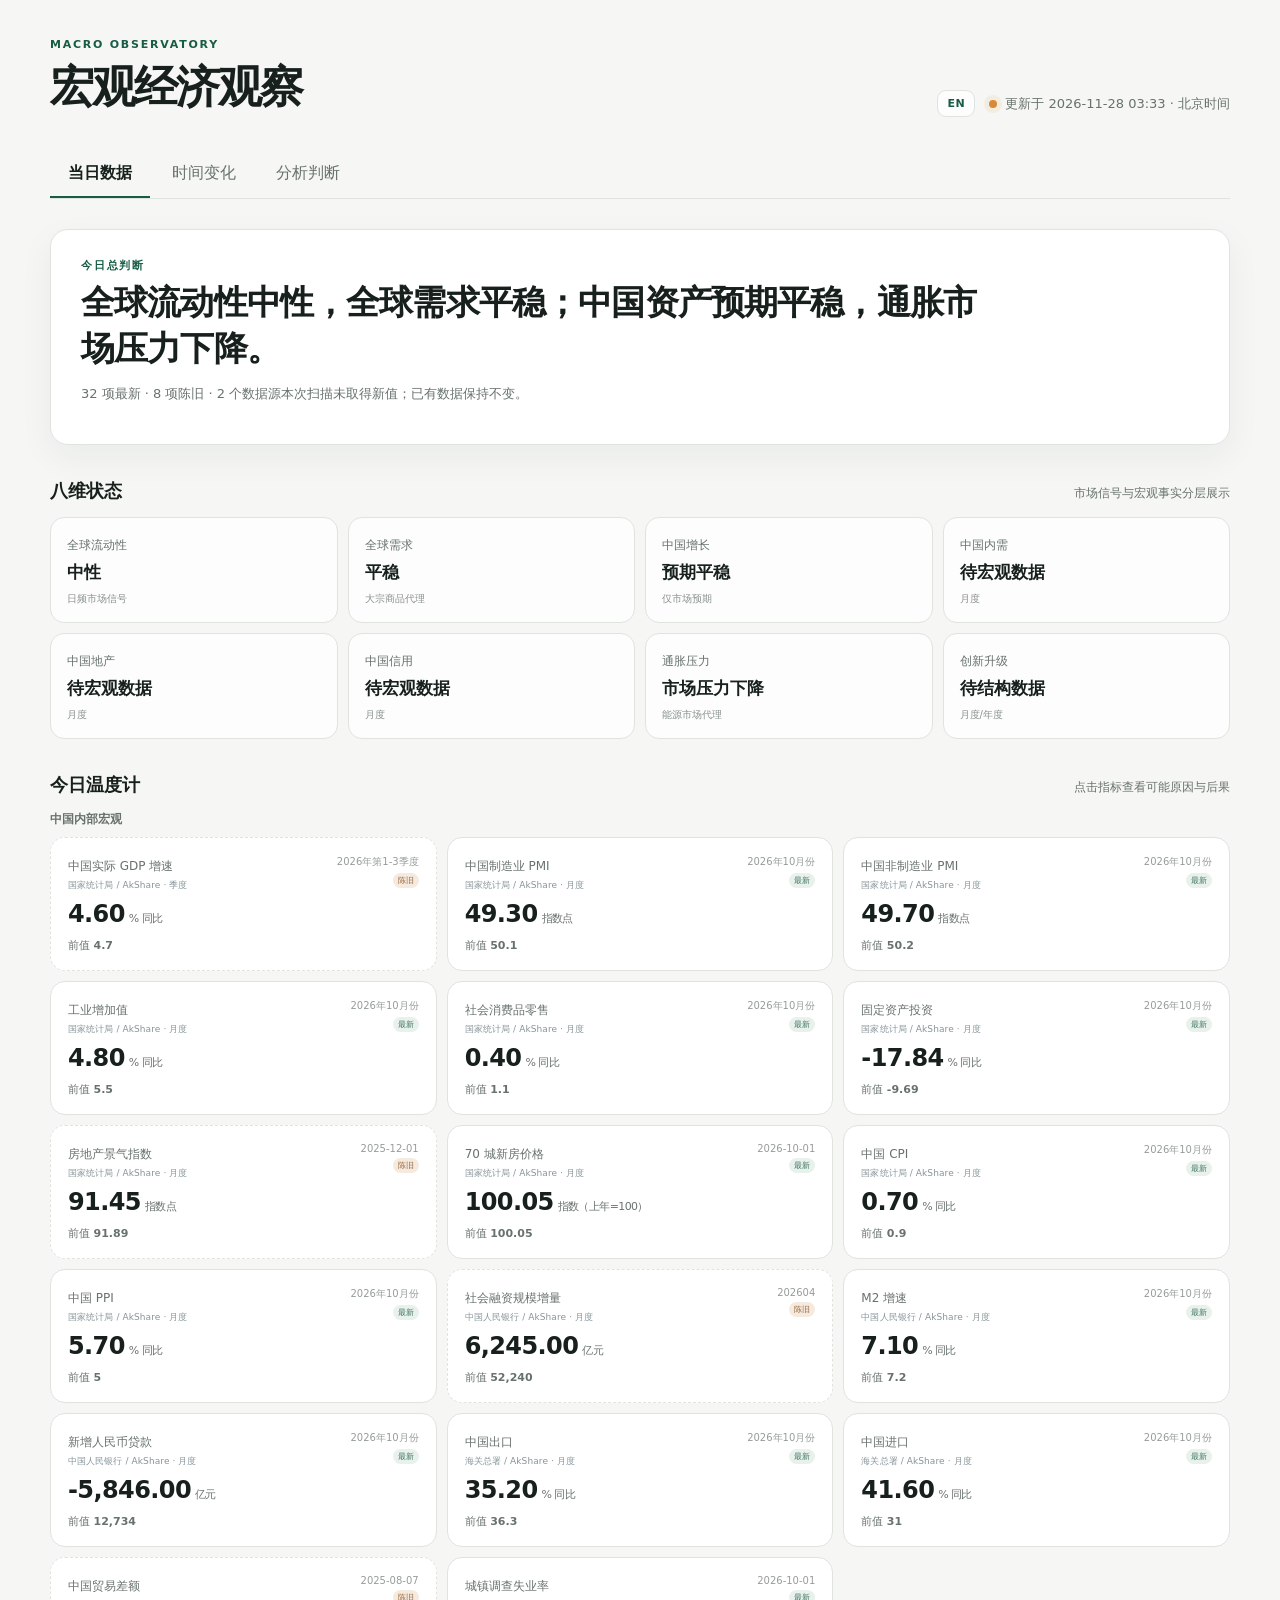
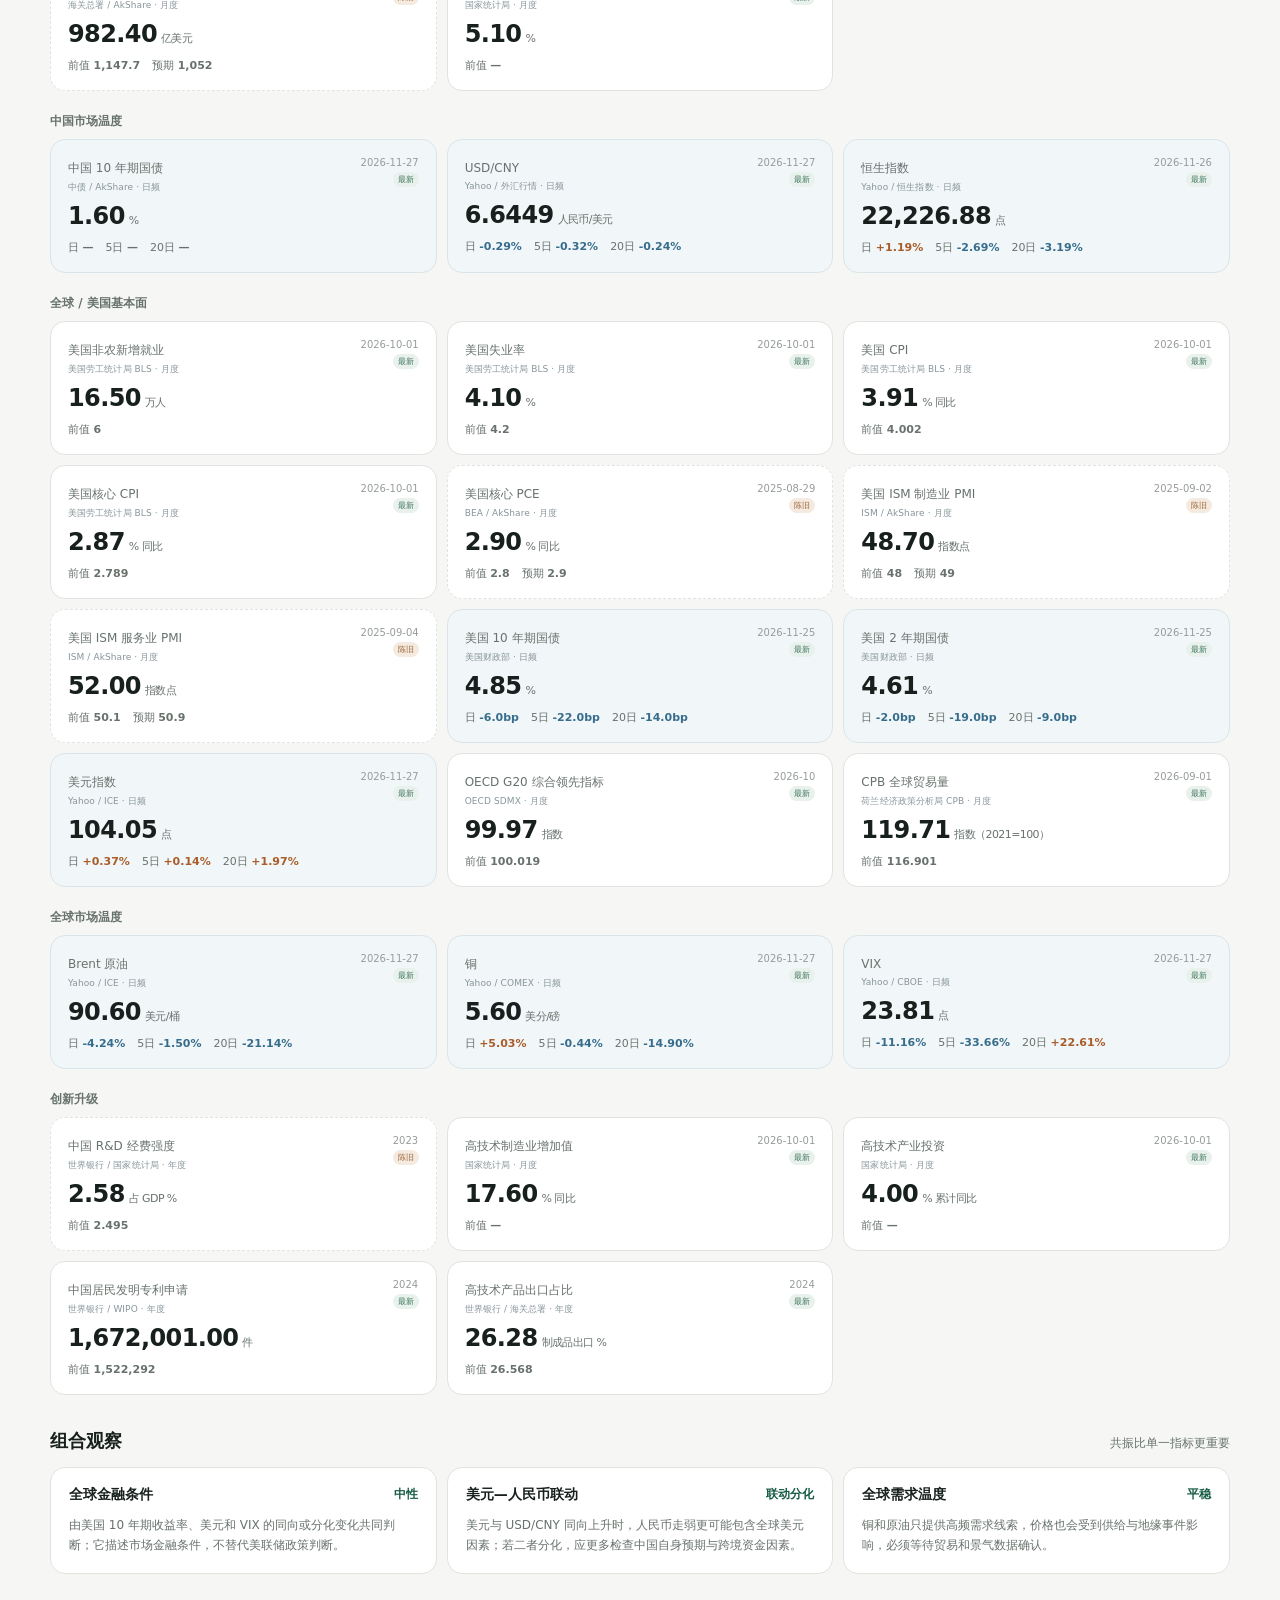
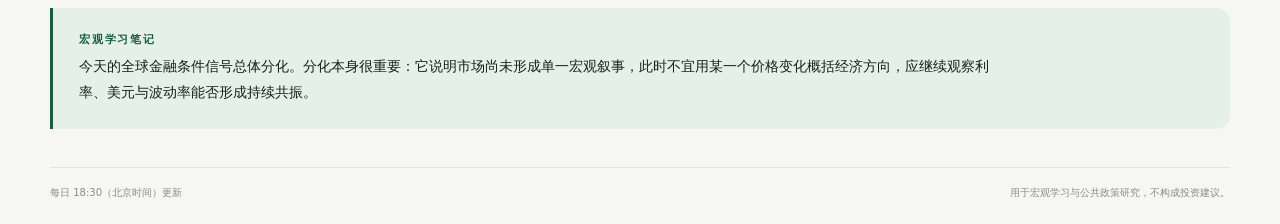
<file: public/index.html>
<!doctype html>
<html lang="zh-CN">
<head>
  <meta charset="utf-8">
  <meta name="viewport" content="width=device-width, initial-scale=1">
  <meta name="color-scheme" content="light">
  <title>宏观经济观察</title>
  <link rel="stylesheet" href="assets/styles.css">
</head>
<body>
  <main class="shell">
    <header class="topbar">
      <div>
        <p class="eyebrow">MACRO OBSERVATORY</p>
        <h1>宏观经济观察</h1>
      </div>
      <div class="topbar-actions">
        <button id="language-toggle" class="language-toggle" type="button" aria-label="Switch language">EN</button>
        <div class="update-meta">
          <span id="health-dot" class="health-dot"></span>
          <span id="update-time">读取数据…</span>
        </div>
      </div>
    </header>

    <nav class="tabs" aria-label="Dashboard 视图">
      <button class="tab active" data-tab="today" data-i18n="tabToday">当日数据</button>
      <button class="tab" data-tab="trends" data-i18n="tabTrends">时间变化</button>
      <button class="tab" data-tab="analysis" data-i18n="tabAnalysis">分析判断</button>
    </nav>

    <section id="today" class="panel active">
      <section class="hero">
        <p class="section-label" data-i18n="todayView">今日总判断</p>
        <h2 id="daily-summary">正在生成今日判断…</h2>
        <p id="data-notice" class="muted"></p>
      </section>

      <section>
        <div class="section-heading">
          <h3 data-i18n="dimensions">八维状态</h3>
          <p data-i18n="dimensionsHint">市场信号与宏观事实分层展示</p>
        </div>
        <div id="dimensions" class="dimension-grid"></div>
      </section>

      <section>
        <div class="section-heading">
          <h3 data-i18n="thermometer">今日温度计</h3>
          <p data-i18n="thermometerHint">点击指标查看可能原因与后果</p>
        </div>
        <div id="indicator-groups"></div>
      </section>

      <section>
        <div class="section-heading">
          <h3 data-i18n="combinations">组合观察</h3>
          <p data-i18n="combinationsHint">共振比单一指标更重要</p>
        </div>
        <div id="combinations" class="combination-grid"></div>
      </section>

      <section class="learning-note">
        <p class="section-label" data-i18n="learningNote">宏观学习笔记</p>
        <p id="learning-note"></p>
      </section>
    </section>

    <section id="trends" class="panel">
      <div class="trend-toolbar">
        <div class="trend-controls">
          <div class="trend-selectors">
            <label>
              <span data-i18n="frequencyFilter">更新频次</span>
              <select id="frequency-filter">
                <option value="all" data-i18n="frequencyAll">全部</option>
                <option value="daily" data-i18n="frequencyDaily">每日</option>
                <option value="monthly" data-i18n="frequencyMonthly">月度</option>
                <option value="quarterly" data-i18n="frequencyQuarterly">季度</option>
                <option value="annual" data-i18n="frequencyAnnual">年度</option>
              </select>
            </label>
            <label>
              <span data-i18n="indicator">指标</span>
              <select id="indicator-select"></select>
            </label>
          </div>
          <div id="range-switch" class="range-switch" aria-label="时间范围"></div>
        </div>
        <div class="date-controls">
          <label><span data-i18n="startPeriod">起始时间</span><span id="start-control"></span></label>
          <span class="date-separator">—</span>
          <label><span data-i18n="endPeriod">终止时间</span><span id="end-control"></span></label>
        </div>
      </div>
      <section class="trend-card">
        <div class="trend-head">
          <div>
            <p id="trend-name" class="section-label"></p>
            <h2 id="trend-value"></h2>
          </div>
          <div id="trend-change" class="trend-change"></div>
        </div>
        <div id="chart" class="chart" role="img" aria-label="指标时间趋势"></div>
        <div id="trend-details" class="trend-details"></div>
      </section>
      <section>
        <div class="section-heading">
          <h3 data-i18n="pending">待接入数据</h3>
          <p data-i18n="pendingHint">缺失不会被伪造或静默填充</p>
        </div>
        <div id="pending" class="pending-list"></div>
      </section>
    </section>

    <section id="analysis" class="panel analysis-panel">
      <section class="analysis-hero">
        <div>
          <p class="section-label" data-i18n="analysisEyebrow">RULE-BASED MACRO DIAGNOSIS</p>
          <h2 id="analysis-summary">正在生成规则判断…</h2>
          <div id="macro-states" class="state-tags"></div>
        </div>
        <div id="analysis-mode" class="analysis-mode"></div>
      </section>
      <p class="analysis-disclaimer" data-i18n="analysisDisclaimer">本页面基于公开宏观数据、固定规则打分和 GPT 辅助解读生成。本系统用于宏观学习和研究观察，不构成投资建议。</p>

      <section>
        <div class="section-heading"><h3 data-i18n="scoreCards">8 个维度打分</h3><p data-i18n="scoreHint">+1 顺风 · 0 中性 · -1 逆风</p></div>
        <div id="analysis-dimensions" class="score-grid"></div>
      </section>

      <section>
        <div class="section-heading"><h3 data-i18n="relationTitle">7 个组合关系</h3><p data-i18n="relationHint">跨维度共振与传导诊断</p></div>
        <div class="relation-table-wrap"><table class="relation-table"><thead><tr><th data-i18n="relationName">关系</th><th data-i18n="conclusion">结论</th><th data-i18n="evidence">证据</th><th data-i18n="risk">风险提示</th><th data-i18n="confidence">置信度</th></tr></thead><tbody id="analysis-relations"></tbody></table></div>
      </section>

      <section>
        <div class="section-heading"><h3 data-i18n="divergenceTitle">今日背离信号</h3><p data-i18n="divergenceHint">优先展示最值得复核的三条</p></div>
        <div id="analysis-divergences" class="divergence-grid"></div>
      </section>

      <section class="analysis-two-column">
        <article class="analysis-copy-card">
          <p class="section-label" data-i18n="mainAnalysis">主体分析</p>
          <p id="analysis-main"></p>
          <div id="analysis-interpretations"></div>
        </article>
        <article class="watch-card">
          <p class="section-label" data-i18n="watchlist">后续观察指标</p>
          <ul id="analysis-watchlist"></ul>
          <div class="quality-divider"></div>
          <p class="section-label" data-i18n="dataQuality">数据质量</p>
          <div id="analysis-quality"></div>
        </article>
      </section>

      <section class="learning-note analysis-learning">
        <p class="section-label" data-i18n="analysisLearning">今日宏观学习笔记</p>
        <p id="analysis-learning-note"></p>
      </section>
    </section>

    <footer>
      <span data-i18n="schedule">每日 18:30（北京时间）更新</span>
      <span id="footer-notice"></span>
    </footer>
  </main>
  <script src="assets/data.js"></script>
  <script src="assets/app.js"></script>
</body>
</html>
</file>
<file: public/assets/styles.css>
:root {
  --bg: #f6f7f4;
  --surface: #ffffff;
  --ink: #17201c;
  --muted: #68726c;
  --line: #dfe4df;
  --accent: #175c45;
  --accent-soft: #e6f0eb;
  --warm: #a85d2a;
  --warm-soft: #f5e9df;
  --cool: #376d8c;
  --cool-soft: #e4edf2;
  --daily-soft: #f1f6f8;
  --daily-line: #d9e5e9;
  --positive: #28795a;
  --positive-soft: #e8f3ed;
  --negative: #a34f45;
  --negative-soft: #f7eae7;
  --caution: #9a6a24;
  --caution-soft: #fbf1dd;
  --shadow: 0 12px 35px rgba(23, 32, 28, 0.055);
  font-family: Inter, "PingFang SC", "Microsoft YaHei", system-ui, sans-serif;
}

* { box-sizing: border-box; }
body { margin: 0; color: var(--ink); background: var(--bg); }
button, select, input { font: inherit; }
.shell { width: min(1180px, calc(100% - 32px)); margin: 0 auto; padding: 38px 0 24px; }
.topbar { display: flex; justify-content: space-between; align-items: flex-end; gap: 24px; }
.topbar-actions { display: flex; align-items: center; gap: 14px; }
.language-toggle { min-width: 38px; padding: 6px 9px; border: 1px solid var(--line); border-radius: 9px; color: var(--accent); background: rgba(255,255,255,.72); cursor: pointer; font-size: 11px; font-weight: 750; letter-spacing: .04em; }
.language-toggle:hover { border-color: #b9c9c1; background: var(--surface); }
.eyebrow, .section-label { margin: 0 0 7px; color: var(--accent); font-size: 11px; font-weight: 750; letter-spacing: .16em; text-transform: uppercase; }
h1 { margin: 0; font-size: clamp(28px, 4vw, 44px); letter-spacing: -.045em; font-weight: 680; }
.update-meta { display: flex; align-items: center; gap: 8px; color: var(--muted); font-size: 13px; }
.health-dot { width: 8px; height: 8px; border-radius: 50%; background: #b5bdb8; }
.health-dot.healthy { background: #2f8a63; box-shadow: 0 0 0 5px rgba(47,138,99,.10); }
.health-dot.partial { background: #d78a38; box-shadow: 0 0 0 5px rgba(215,138,56,.10); }
.tabs { display: flex; gap: 4px; margin: 34px 0 30px; border-bottom: 1px solid var(--line); }
.tab { padding: 12px 18px; border: 0; border-bottom: 2px solid transparent; color: var(--muted); background: transparent; cursor: pointer; }
.tab.active { color: var(--ink); border-color: var(--accent); font-weight: 700; }
.panel { display: none; }
.panel.active { display: block; }
.hero { padding: 28px 30px; border: 1px solid var(--line); border-radius: 18px; background: var(--surface); box-shadow: var(--shadow); }
.hero h2 { max-width: 900px; margin: 0; font-size: clamp(22px, 3vw, 34px); line-height: 1.35; letter-spacing: -.025em; }
.muted { color: var(--muted); font-size: 13px; }
section + section { margin-top: 34px; }
.section-heading { display: flex; align-items: baseline; justify-content: space-between; gap: 16px; margin-bottom: 14px; }
.section-heading h3 { margin: 0; font-size: 18px; }
.section-heading p { margin: 0; color: var(--muted); font-size: 12px; }
.dimension-grid { display: grid; grid-template-columns: repeat(4, minmax(0, 1fr)); gap: 10px; }
.dimension { padding: 16px; border: 1px solid var(--line); border-radius: 14px; background: rgba(255,255,255,.72); }
.dimension-name { color: var(--muted); font-size: 12px; }
.dimension-status { display: block; margin: 7px 0 3px; font-size: 17px; font-weight: 720; }
.dimension-meta { color: #89918c; font-size: 10px; }
.group-block + .group-block { margin-top: 22px; }
.group-title { margin: 0 0 9px; color: var(--muted); font-size: 12px; font-weight: 650; }
.indicator-grid { display: grid; grid-template-columns: repeat(3, minmax(0, 1fr)); gap: 10px; }
.indicator { border: 1px solid var(--line); border-radius: 15px; background: var(--surface); overflow: hidden; }
.indicator.daily { border-color: var(--daily-line); background: var(--daily-soft); }
.indicator summary { list-style: none; cursor: pointer; padding: 17px; }
.indicator summary::-webkit-details-marker { display: none; }
.indicator-top { display: flex; justify-content: space-between; gap: 12px; }
.indicator-name { color: var(--muted); font-size: 12px; }
.indicator-date { color: #969d99; font-size: 10px; }
.freshness-badge { display: block; width: fit-content; margin: 4px 0 0 auto; padding: 2px 5px; border-radius: 99px; background: #e8f1ec; color: #3f755e; font-size: 8px; font-style: normal; }
.freshness-badge.stale { background: #f5eadf; color: #9a6438; }
.freshness-badge.unknown { background: #eceeed; color: #747d78; }
.indicator.freshness-stale { border-style: dashed; }
.indicator-meta { display: block; margin-top: 4px; color: #87959a; font-size: 9px; letter-spacing: .01em; }
.indicator-value { margin-top: 8px; font-size: 24px; font-weight: 690; letter-spacing: -.025em; }
.unit { margin-left: 4px; color: var(--muted); font-size: 11px; font-weight: 500; }
.moves { display: flex; gap: 12px; margin-top: 10px; color: var(--muted); font-size: 11px; }
.positive { color: var(--warm); }
.negative { color: var(--cool); }
.stale-badge { display: inline-block; margin-top: 8px; padding: 3px 7px; border-radius: 99px; color: #8a692f; background: #f5eddc; font-size: 10px; }
.indicator-detail { padding: 0 17px 17px; border-top: 1px solid var(--line); color: #4f5953; font-size: 12px; line-height: 1.65; }
.indicator-detail p { margin: 12px 0 0; }
.indicator-detail strong { color: var(--ink); }
.source-link { color: var(--accent); text-decoration: none; }
.combination-grid { display: grid; grid-template-columns: repeat(3, minmax(0, 1fr)); gap: 10px; }
.combination { padding: 18px; border: 1px solid var(--line); border-radius: 15px; background: var(--surface); }
.combination-head { display: flex; justify-content: space-between; gap: 10px; }
.combination h4 { margin: 0; font-size: 14px; }
.signal { color: var(--accent); font-size: 12px; font-weight: 750; }
.combination p { margin: 12px 0 0; color: var(--muted); font-size: 12px; line-height: 1.65; }
.learning-note { padding: 24px 26px; border-left: 3px solid var(--accent); border-radius: 0 14px 14px 0; background: var(--accent-soft); }
.learning-note > p:last-child { margin: 0; max-width: 920px; font-size: 14px; line-height: 1.8; }
.trend-toolbar { margin-bottom: 16px; padding: 16px 17px 14px; border: 1px solid var(--line); border-radius: 15px; background: rgba(255,255,255,.68); box-shadow: 0 6px 20px rgba(23,32,28,.025); }
.trend-controls { display: flex; align-items: flex-end; justify-content: space-between; gap: 20px; }
.trend-selectors { display: flex; align-items: flex-end; gap: 10px; }
.trend-controls label > span, .date-controls label > span:first-child { display: block; margin-bottom: 7px; color: var(--muted); font-size: 11px; }
select { min-width: 230px; padding: 10px 34px 10px 12px; border: 1px solid var(--line); border-radius: 10px; color: var(--ink); background: var(--surface); transition: border-color .16s ease, box-shadow .16s ease; }
#frequency-filter { min-width: 112px; }
.range-switch { display: flex; gap: 2px; padding: 3px; border: 1px solid var(--line); border-radius: 10px; background: rgba(246,247,244,.9); }
.range-switch button { min-width: 43px; padding: 7px 10px; border: 0; border-radius: 7px; color: var(--muted); background: transparent; cursor: pointer; font-size: 12px; transition: color .16s ease, background .16s ease; }
.range-switch button:hover { color: var(--ink); background: rgba(255,255,255,.85); }
.range-switch button.active { color: white; background: var(--accent); }
.date-controls { display: flex; align-items: flex-end; justify-content: flex-end; gap: 9px; margin-top: 13px; padding-top: 12px; border-top: 1px solid #e8ebe8; }
.date-controls label { display: block; }
.date-separator { padding-bottom: 10px; color: #9aa19d; }
.period-control { width: 138px; min-width: 0; padding: 8px 10px; border: 1px solid var(--line); border-radius: 9px; color: var(--ink); background: var(--surface); font-size: 12px; transition: border-color .16s ease, box-shadow .16s ease; }
select:focus-visible, input:focus-visible, button:focus-visible { outline: none; border-color: #8aafa0; box-shadow: 0 0 0 3px rgba(23,92,69,.10); }
.x-grid { stroke: #f0f2f0; }
.trend-card { margin-top: 0; padding: 24px; border: 1px solid var(--line); border-radius: 18px; background: var(--surface); box-shadow: var(--shadow); }
.trend-head { display: flex; justify-content: space-between; align-items: flex-end; }
.trend-head h2 { margin: 0; font-size: 32px; }
.trend-change { font-size: 14px; font-weight: 700; }
.chart { min-height: 330px; margin-top: 22px; }
.chart svg { width: 100%; height: 330px; overflow: visible; }
.chart-grid { stroke: #e9ece9; stroke-width: 1; }
.chart-line { fill: none; stroke: var(--accent); stroke-width: 2.5; vector-effect: non-scaling-stroke; }
.chart-area { fill: url(#areaFill); }
.chart-label { fill: #7c8580; font-size: 10px; }
.trend-details { display: grid; grid-template-columns: repeat(3, 1fr); gap: 12px; padding-top: 16px; border-top: 1px solid var(--line); }
.trend-detail span { display: block; color: var(--muted); font-size: 10px; }
.trend-detail strong { display: block; margin-top: 5px; font-size: 13px; }
.pending-list { display: grid; grid-template-columns: repeat(3, 1fr); gap: 10px; }
.pending-item { padding: 15px; border: 1px dashed #ccd2ce; border-radius: 12px; }
.pending-item strong { display: block; font-size: 13px; }
.pending-item span { display: block; margin-top: 5px; color: var(--muted); font-size: 11px; }
.analysis-panel { --analysis-rule: #dbe2dd; }
.analysis-hero { display: flex; justify-content: space-between; align-items: flex-start; gap: 28px; padding: 28px 30px; border: 1px solid #d8e3dc; border-radius: 18px; background: linear-gradient(135deg, #fff 0%, #eef5f1 100%); box-shadow: var(--shadow); }
.analysis-hero h2 { max-width: 850px; margin: 0; font-size: clamp(22px, 3vw, 34px); line-height: 1.4; letter-spacing: -.025em; }
.analysis-mode { flex: 0 0 auto; padding: 7px 10px; border: 1px solid #cbdad1; border-radius: 99px; color: var(--accent); background: rgba(255,255,255,.72); font-size: 10px; font-weight: 750; letter-spacing: .04em; }
.analysis-disclaimer { margin: 12px 2px 0; color: var(--muted); font-size: 11px; line-height: 1.6; }
.state-tags { display: flex; flex-wrap: wrap; gap: 7px; margin-top: 18px; }
.state-tag { padding: 6px 10px; border: 1px solid #cbdad1; border-radius: 99px; color: var(--accent); background: rgba(255,255,255,.75); font-size: 11px; font-weight: 680; }
.score-grid { display: grid; grid-template-columns: repeat(4, minmax(0, 1fr)); gap: 10px; }
.score-card { min-height: 210px; padding: 17px; border: 1px solid var(--analysis-rule); border-radius: 15px; background: var(--surface); }
.score-card.positive-score { border-top: 3px solid var(--positive); }
.score-card.negative-score { border-top: 3px solid var(--negative); }
.score-card.neutral-score { border-top: 3px solid #9ba49f; }
.score-card.evidence-insufficient { border-color: #eadfbd; border-top-color: #c69a4b; background: #fffdf7; }
.score-head { display: flex; justify-content: space-between; align-items: flex-start; gap: 10px; }
.score-name { color: var(--muted); font-size: 11px; line-height: 1.45; }
.score-number { font-size: 26px; font-weight: 720; letter-spacing: -.04em; }
.positive-score .score-number { color: var(--positive); }
.negative-score .score-number { color: var(--negative); }
.score-label { display: block; margin-top: 10px; font-size: 14px; font-weight: 720; }
.score-meta { display: flex; gap: 7px; margin-top: 7px; color: var(--muted); font-size: 9px; }
.confidence-chip { display: inline-block; padding: 3px 6px; border-radius: 99px; font-size: 9px; }
.confidence-low { color: var(--caution); background: var(--caution-soft); }
.evidence-notice { width: fit-content; margin: 8px 0 0; padding: 4px 7px; border-radius: 7px; color: #86611f; background: var(--caution-soft); font-size: 9px; font-weight: 680; }
.dimension-diagnostics { display: grid; grid-template-columns: repeat(3, 1fr); gap: 5px; margin-top: 11px; }
.dimension-diagnostics.four { grid-template-columns: repeat(2, 1fr); }
.dimension-diagnostics span { padding: 6px; border-radius: 7px; color: var(--muted); background: rgba(246,247,244,.85); font-size: 8px; line-height: 1.35; }
.dimension-diagnostics b { display: block; margin-top: 2px; color: var(--ink); font-size: 9px; }
.driver-block { margin-top: 13px; padding-top: 11px; border-top: 1px solid #edf0ee; }
.driver-line { margin: 4px 0 0; color: var(--muted); font-size: 10px; line-height: 1.5; }
.driver-line b { color: var(--ink); font-weight: 650; }
.freshness-line { margin-top: 10px; color: #8a928e; font-size: 9px; }
.data-evidence-notes { display: flex; flex-wrap: wrap; gap: 5px; margin: 6px 0 0; }
.data-evidence-notes span { padding: 3px 5px; border-radius: 5px; color: #7d704e; background: #f5f1e7; font-size: 8px; }
.relation-table-wrap { overflow-x: auto; border: 1px solid var(--line); border-radius: 15px; background: var(--surface); }
.relation-table { width: 100%; min-width: 860px; border-collapse: collapse; }
.relation-table th { padding: 12px 14px; color: var(--muted); background: #f4f6f4; font-size: 10px; font-weight: 680; text-align: left; }
.relation-table td { padding: 14px; border-top: 1px solid #edf0ee; color: #4f5953; font-size: 11px; line-height: 1.55; vertical-align: top; }
.relation-table td:first-child { color: var(--ink); font-weight: 680; }
.relation-table td:nth-child(2) { min-width: 190px; color: var(--ink); }
.relation-table tr.evidence-row-weak td { background: #fffdf8; }
.table-evidence-note { display: block; width: fit-content; margin-top: 5px; padding: 3px 6px; border-radius: 6px; color: #86611f; background: var(--caution-soft); font-size: 8px; }
.divergence-grid { display: grid; grid-template-columns: repeat(3, minmax(0, 1fr)); gap: 10px; }
.divergence-card { padding: 18px; border: 1px solid #eadfd4; border-radius: 15px; background: #fffdfa; }
.divergence-head { display: flex; justify-content: space-between; gap: 10px; }
.divergence-head h4 { margin: 0; font-size: 14px; }
.severity { flex: 0 0 auto; padding: 3px 7px; border-radius: 99px; color: var(--caution); background: var(--caution-soft); font-size: 9px; font-weight: 700; }
.severity.high { color: var(--negative); background: var(--negative-soft); }
.divergence-card p { margin: 11px 0 0; color: var(--muted); font-size: 11px; line-height: 1.65; }
.divergence-watch { margin-top: 10px; color: #7d8581; font-size: 10px; }
.empty-analysis { padding: 20px; border: 1px dashed #cdd4d0; border-radius: 14px; color: var(--muted); background: rgba(255,255,255,.55); font-size: 12px; }
.analysis-two-column { display: grid; grid-template-columns: minmax(0, 1.65fr) minmax(260px, .85fr); gap: 12px; }
.analysis-copy-card, .watch-card { padding: 22px 24px; border: 1px solid var(--line); border-radius: 15px; background: var(--surface); }
.analysis-copy-card > p:nth-child(2) { margin: 0; font-size: 14px; line-height: 1.8; }
.analysis-interpretation { margin-top: 14px; padding-top: 13px; border-top: 1px solid #edf0ee; }
.analysis-interpretation strong { font-size: 12px; }
.analysis-interpretation p { margin: 5px 0 0; color: var(--muted); font-size: 11px; line-height: 1.65; }
.watch-card ul { margin: 0; padding-left: 18px; }
.watch-card li { margin: 7px 0; color: #4f5953; font-size: 11px; line-height: 1.5; }
.quality-divider { margin: 18px 0; border-top: 1px solid #edf0ee; }
.quality-row { display: flex; justify-content: space-between; gap: 12px; margin-top: 8px; color: var(--muted); font-size: 10px; }
.quality-row strong { color: var(--ink); }
.analysis-learning { margin-top: 12px; }
footer { display: flex; justify-content: space-between; gap: 20px; margin-top: 38px; padding-top: 18px; border-top: 1px solid var(--line); color: #858d88; font-size: 10px; }

@media (max-width: 820px) {
  .dimension-grid, .score-grid { grid-template-columns: repeat(2, minmax(0, 1fr)); }
  .indicator-grid, .combination-grid, .divergence-grid, .analysis-two-column { grid-template-columns: 1fr; }
  .pending-list { grid-template-columns: 1fr; }
}

@media (max-width: 560px) {
  .shell { width: min(100% - 20px, 1180px); padding-top: 22px; }
  .topbar { align-items: flex-start; flex-direction: column; }
  .topbar-actions { width: 100%; justify-content: space-between; }
  .tabs { margin-top: 24px; }
  .hero { padding: 22px 20px; }
  .analysis-hero { flex-direction: column; padding: 22px 20px; }
  .dimension-grid { grid-template-columns: 1fr 1fr; }
  .trend-toolbar { padding: 14px; }
  .trend-controls { align-items: stretch; flex-direction: column; }
  .trend-selectors { align-items: stretch; flex-direction: column; }
  select { width: 100%; }
  .range-switch { justify-content: space-between; }
  .date-controls { display: grid; grid-template-columns: minmax(0,1fr) minmax(0,1fr); justify-content: stretch; margin-top: 13px; }
  .date-separator { display: none; }
  .period-control { width: 100%; }
  .trend-details { grid-template-columns: 1fr; }
  .section-heading { align-items: flex-start; flex-direction: column; gap: 4px; }
  footer { flex-direction: column; }
}

@media (max-width: 430px) {
  .score-grid { grid-template-columns: 1fr; }
  .tabs { overflow-x: auto; }
  .tab { flex: 0 0 auto; padding-inline: 14px; }
  .analysis-copy-card, .watch-card { padding: 19px; }
}
</file>
